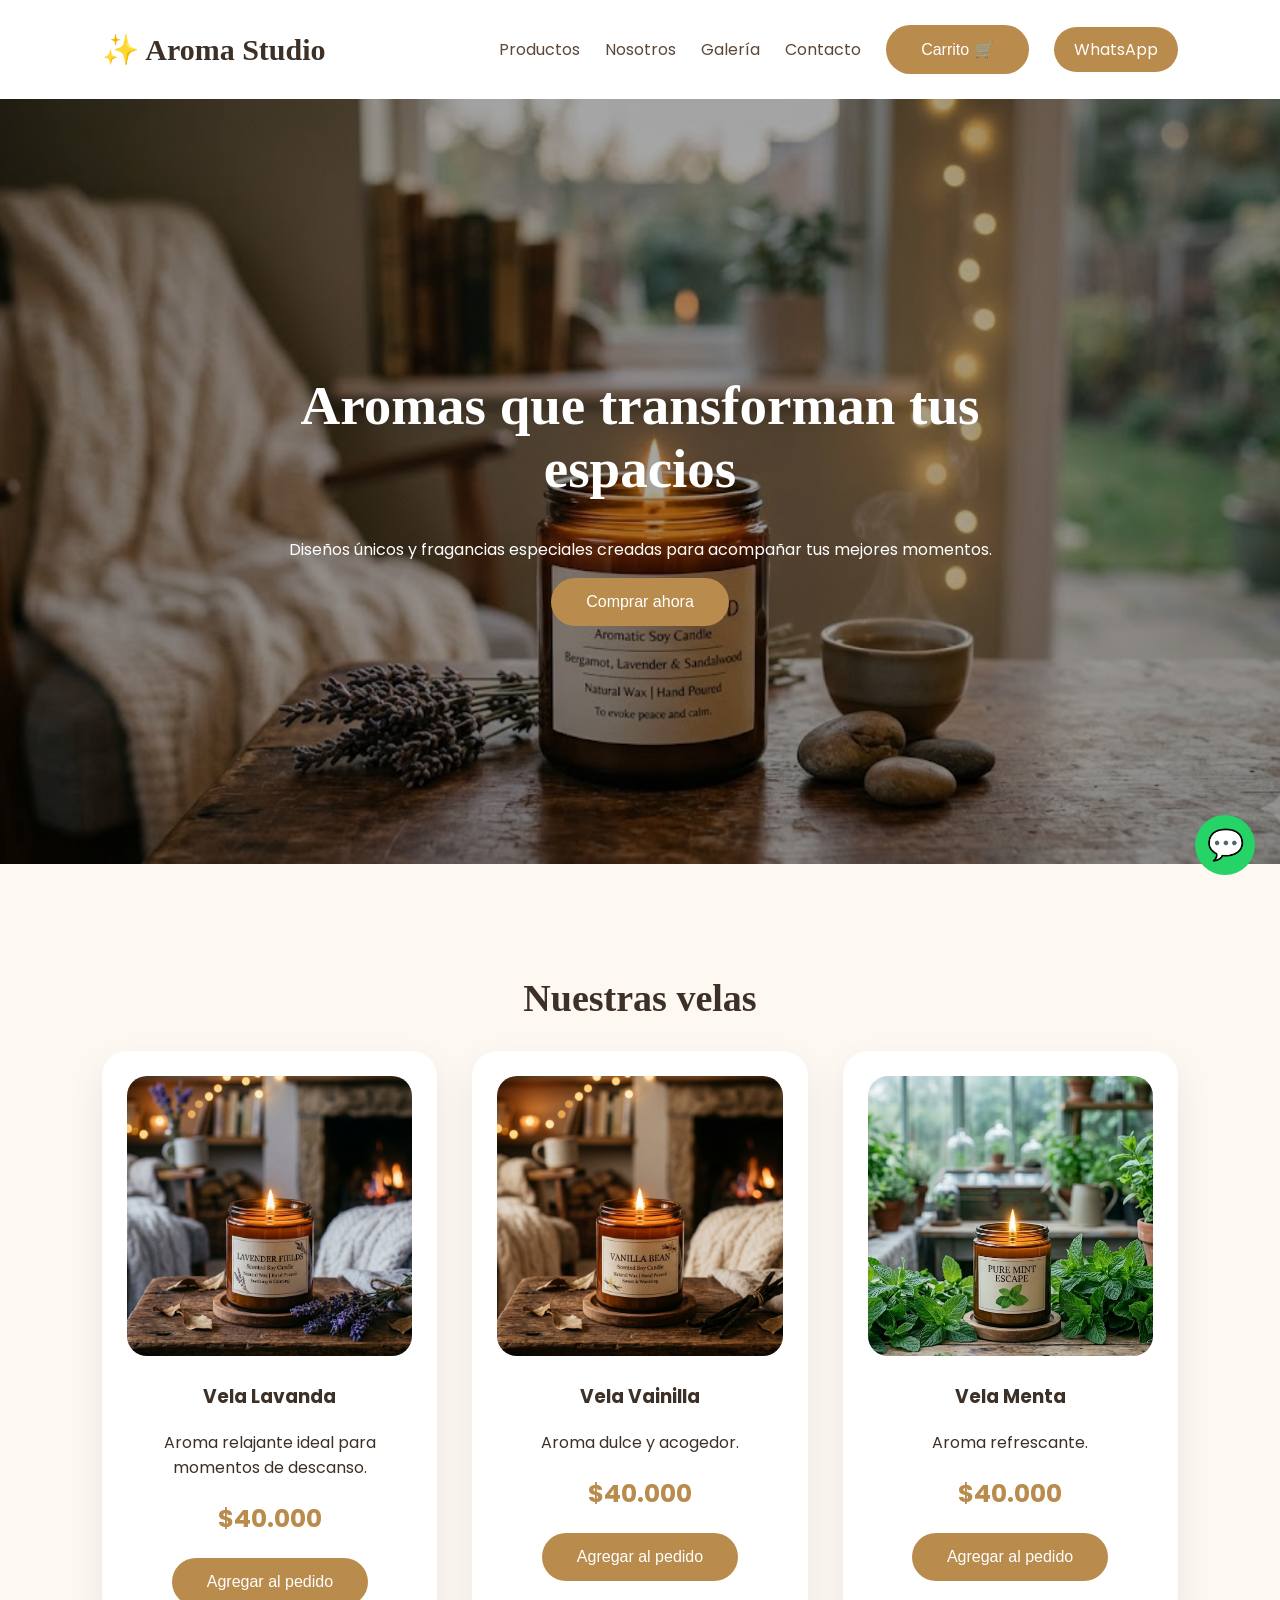
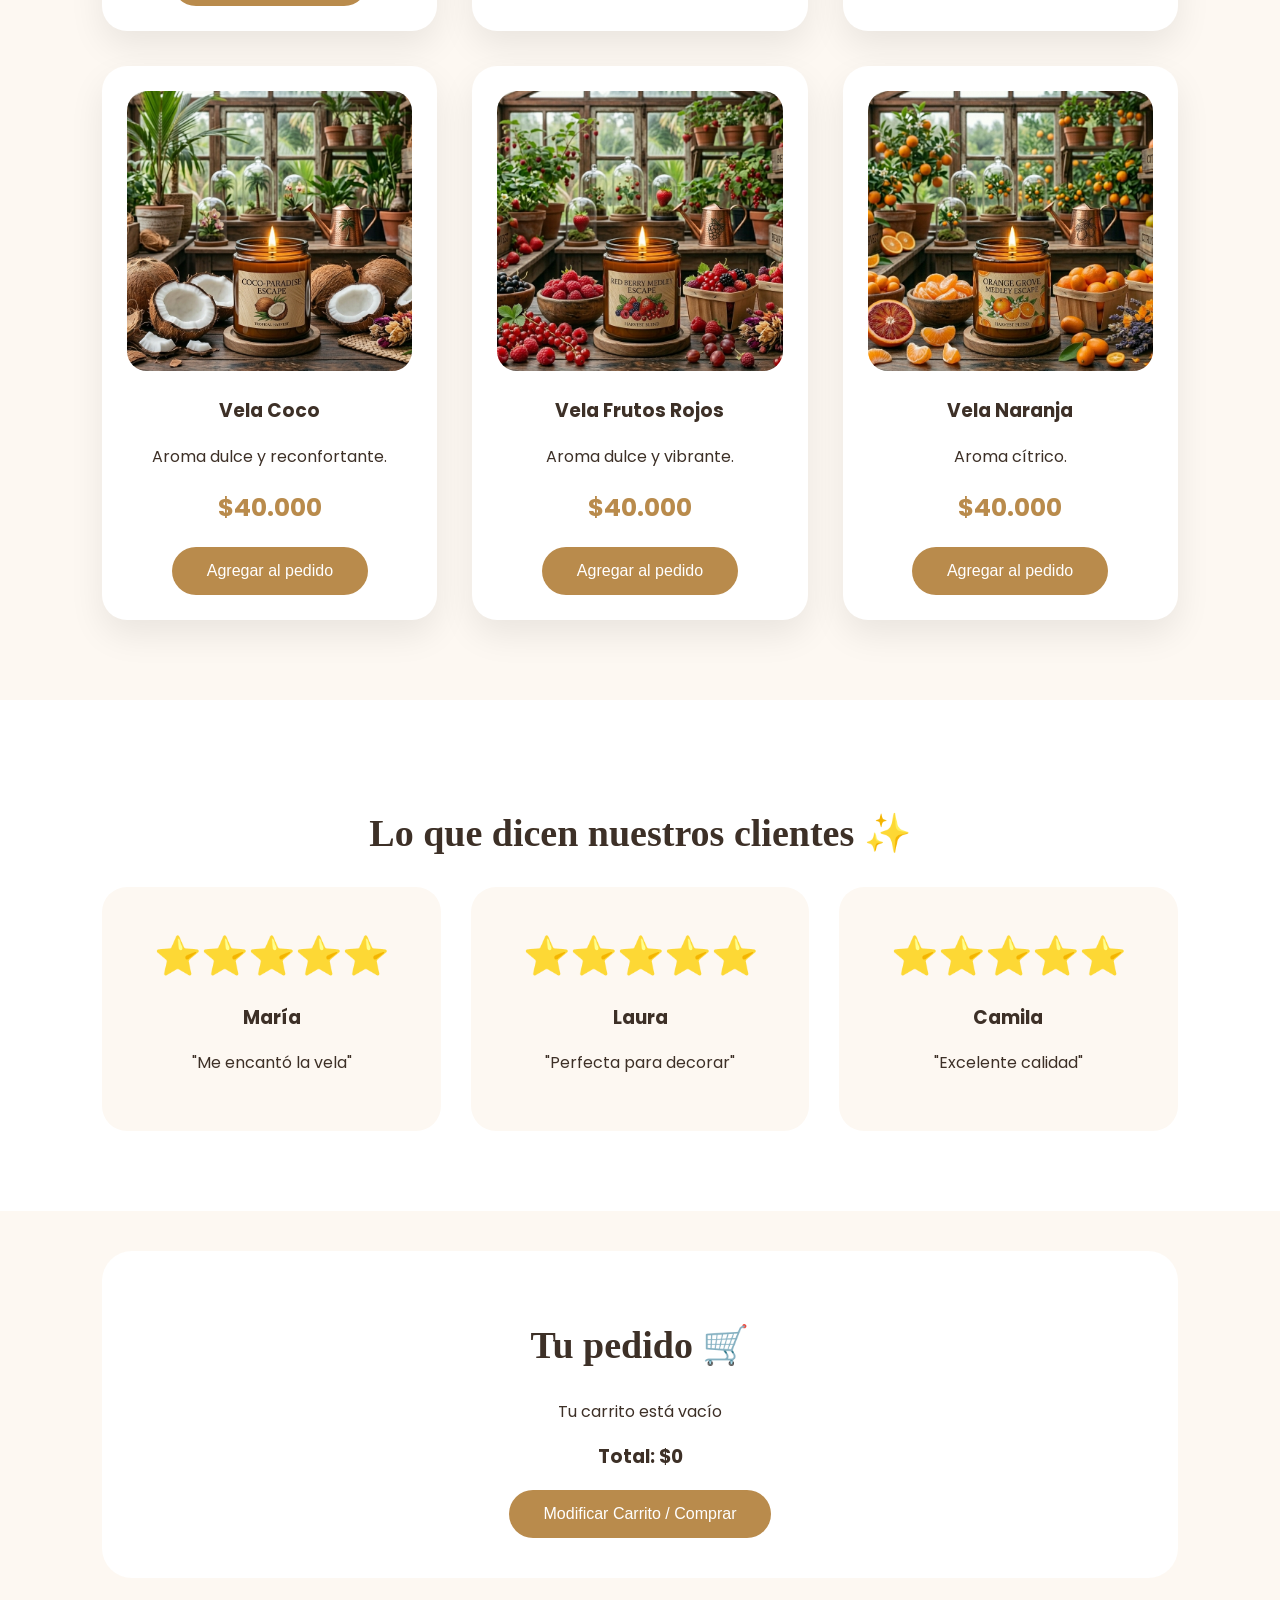
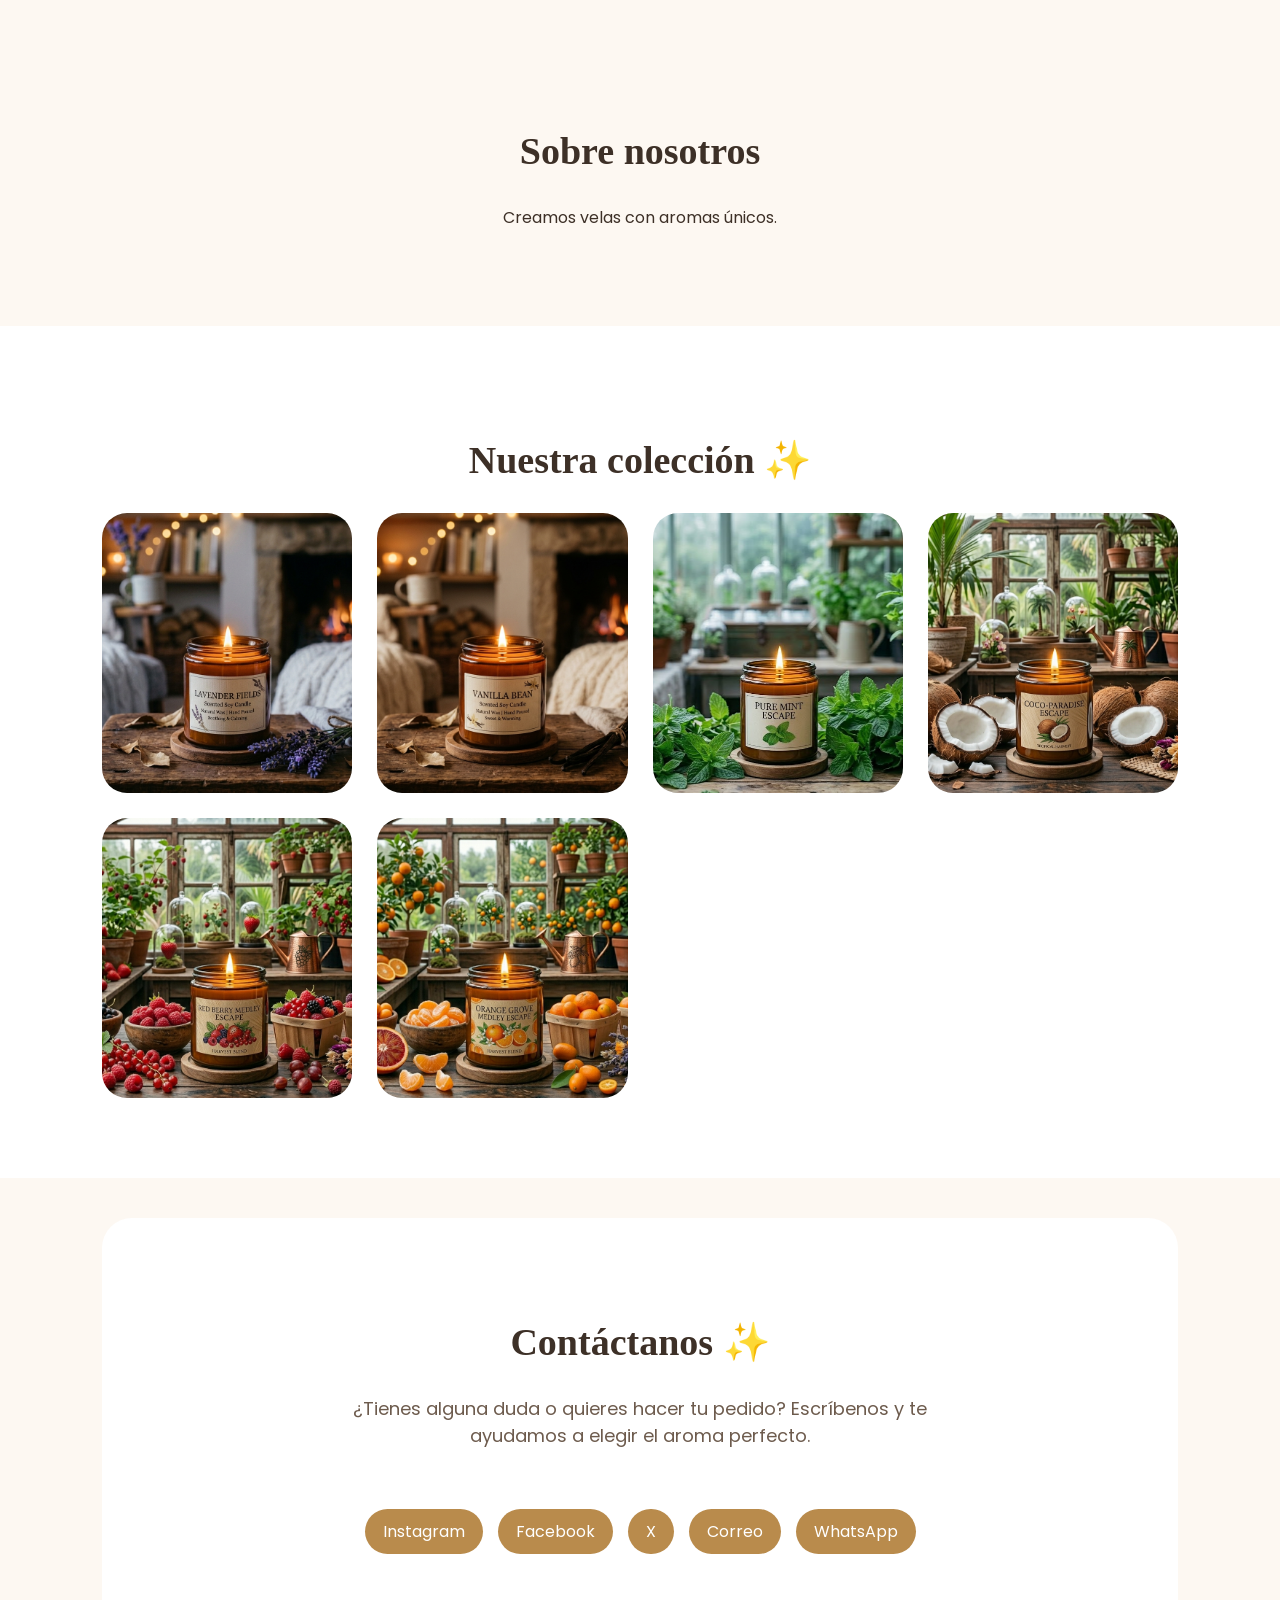
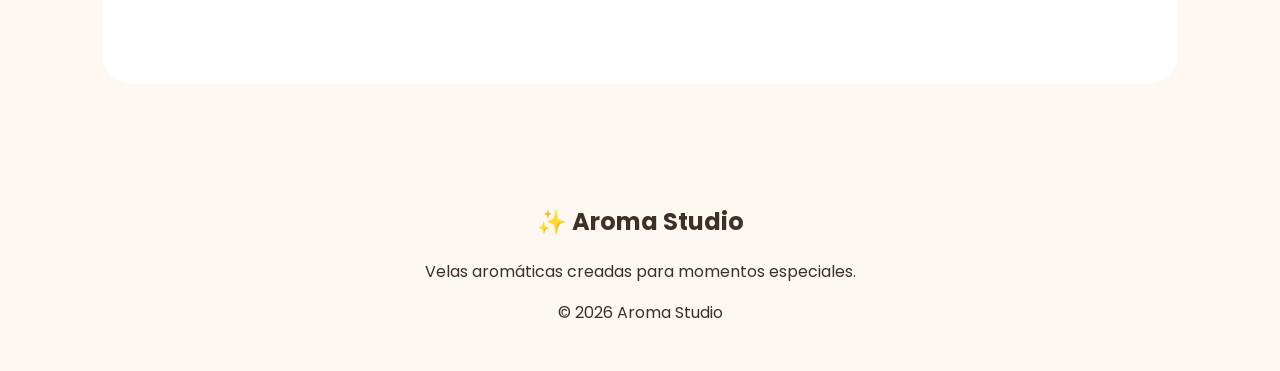
<file: index.html>
<!DOCTYPE html>
<html lang="es">

<head>

    <meta charset="UTF-8">
    <meta name="viewport" content="width=device-width, initial-scale=1.0">

    <title>Aroma Studio</title>

    <link rel="stylesheet" href="style.css">



    <link href="https://fonts.googleapis.com/css2?family=Poppins&family=Playfair+Display:wght@600&display=swap"
        rel="stylesheet">

    <link href="https://unpkg.com/aos@2.3.1/dist/aos.css" rel="stylesheet">


</head>


<body>


    <header>


        <nav>


            <h2>
                ✨ Aroma Studio
            </h2>


            <div class="menu">

                <a href="#productos">Productos</a>

                <a href="#nosotros">Nosotros</a>

                <a href="#coleccion">Galería</a>

                <a href="#contacto">Contacto</a>



                <a href="carrito.html">

                    <button>

                        Carrito 🛒

                    </button>

                </a>



                <a class="btn-nav" href="https://wa.me/573000000000">

                    WhatsApp

                </a>


            </div>


        </nav>




        <div class="hero">


            <div class="hero-contenido">


                <h1>

                    Aromas que transforman tus espacios

                </h1>


                <p>

                    Diseños únicos y fragancias especiales creadas para acompañar tus mejores momentos.

                </p>


                <button onclick="location.href='#productos'">

                    Comprar ahora

                </button>


            </div>


        </div>


    </header>





    <section id="productos">


        <h2>Nuestras velas</h2>



        <div class="productos">





            <div class="card">


                <img src="img/vela1.png">


                <h3>Vela Lavanda</h3>


                <p>Aroma relajante ideal para momentos de descanso.</p>


                <div class="precio">

                    $40.000

                </div>



                <button onclick="agregar('Vela Lavanda',40000,this)">

                    Agregar al pedido

                </button>


            </div>





            <div class="card">


                <img src="img/vela2.png">


                <h3>Vela Vainilla</h3>


                <p>Aroma dulce y acogedor.</p>


                <div class="precio">

                    $40.000

                </div>



                <button onclick="agregar('Vela Vainilla',40000,this)">

                    Agregar al pedido

                </button>


            </div>







            <div class="card">


                <img src="img/vela3.jpg">


                <h3>Vela Menta</h3>


                <p>Aroma refrescante.</p>


                <div class="precio">

                    $40.000

                </div>



                <button onclick="agregar('Vela Menta',40000,this)">

                    Agregar al pedido

                </button>


            </div>






            <div class="card">


                <img src="img/vela4.png">


                <h3>Vela Coco</h3>


                <p>Aroma dulce y reconfortante.</p>


                <div class="precio">

                    $40.000

                </div>



                <button onclick="agregar('Vela Coco',40000,this)">

                    Agregar al pedido

                </button>


            </div>







            <div class="card">


                <img src="img/vela5.png">


                <h3>Vela Frutos Rojos</h3>


                <p>Aroma dulce y vibrante.</p>


                <div class="precio">

                    $40.000

                </div>



                <button onclick="agregar('Vela Frutos Rojos',40000,this)">

                    Agregar al pedido

                </button>


            </div>







            <div class="card">


                <img src="img/vela6.png">


                <h3>Vela Naranja</h3>


                <p>Aroma cítrico.</p>


                <div class="precio">

                    $40.000

                </div>



                <button onclick="agregar('Vela Naranja',40000,this)">

                    Agregar al pedido

                </button>


            </div>




        </div>


    </section>







    <section class="beneficios">


        <h2>

            Lo que dicen nuestros clientes ✨

        </h2>


        <div class="beneficios-contenedor">


            <div class="beneficio">

                <div class="icono">

                    ⭐⭐⭐⭐⭐

                </div>

                <h3>María</h3>

                <p>

                    "Me encantó la vela"

                </p>

            </div>




            <div class="beneficio">

                <div class="icono">

                    ⭐⭐⭐⭐⭐

                </div>

                <h3>Laura</h3>

                <p>

                    "Perfecta para decorar"

                </p>

            </div>





            <div class="beneficio">

                <div class="icono">

                    ⭐⭐⭐⭐⭐

                </div>

                <h3>Camila</h3>

                <p>

                    "Excelente calidad"

                </p>

            </div>


        </div>


    </section>








    <section id="carrito" class="carrito">


        <h2>

            Tu pedido 🛒

        </h2>


        <div id="lista-carrito">

            <p>

                No tienes productos todavía

            </p>

        </div>



        <h3 id="total">

            Total: $0

        </h3>


        <a href="carrito.html">

            <button>

                Modificar Carrito / Comprar

            </button>

        </a>


    </section>






    <section id="nosotros">


        <h2>

            Sobre nosotros

        </h2>


        <p>

            Creamos velas con aromas únicos.

        </p>


    </section>






    <section id="coleccion" class="galeria">


        <h2>

            Nuestra colección ✨

        </h2>


        <div class="galeria-contenedor">


            <img src="img/vela1.png">

            <img src="img/vela2.png">

            <img src="img/vela3.jpg">

            <img src="img/vela4.png">

            <img src="img/vela5.png">

            <img src="img/vela6.png">


        </div>


    </section>







    <section id="contacto" class="contacto">

        <h2>
            Contáctanos ✨
        </h2>

        <p>
            ¿Tienes alguna duda o quieres hacer tu pedido?
            Escríbenos y te ayudamos a elegir el aroma perfecto.
        </p>


        <div class="redes-footer">


            <div class="redes-footer">


                <a href="https://instagram.com/" target="_blank">
                    Instagram
                </a>


                <a href="https://facebook.com/" target="_blank">
                    Facebook
                </a>



                <a href="https://x.com/" target="_blank">
                    X
                </a>



                <a href="mailto:correo@gmail.com">
                    Correo
                </a>



                <a href="https://wa.me/573000000000" target="_blank">
                    WhatsApp
                </a>



            </div>



        </div>


    </section>







    <footer>


        <div class="footer-contenido">


            <h2>

                ✨ Aroma Studio

            </h2>



            <p>

                Velas aromáticas creadas para momentos especiales.

            </p>


        </div>


        <p>

            © 2026 Aroma Studio

        </p>



        </div>


    </footer>






    <a class="whatsapp" href="https://wa.me/573000000000">

        💬

    </a>






    <!-- POPUP AGREGADO -->

    <div id="mensaje-carrito">

        ✔ Agregado al carrito

    </div>





    <script src="https://unpkg.com/aos@2.3.1/dist/aos.js"></script>


    <script>

        AOS.init();

    </script>




    <script src="script.js"></script>



</body>


</html>
</file>
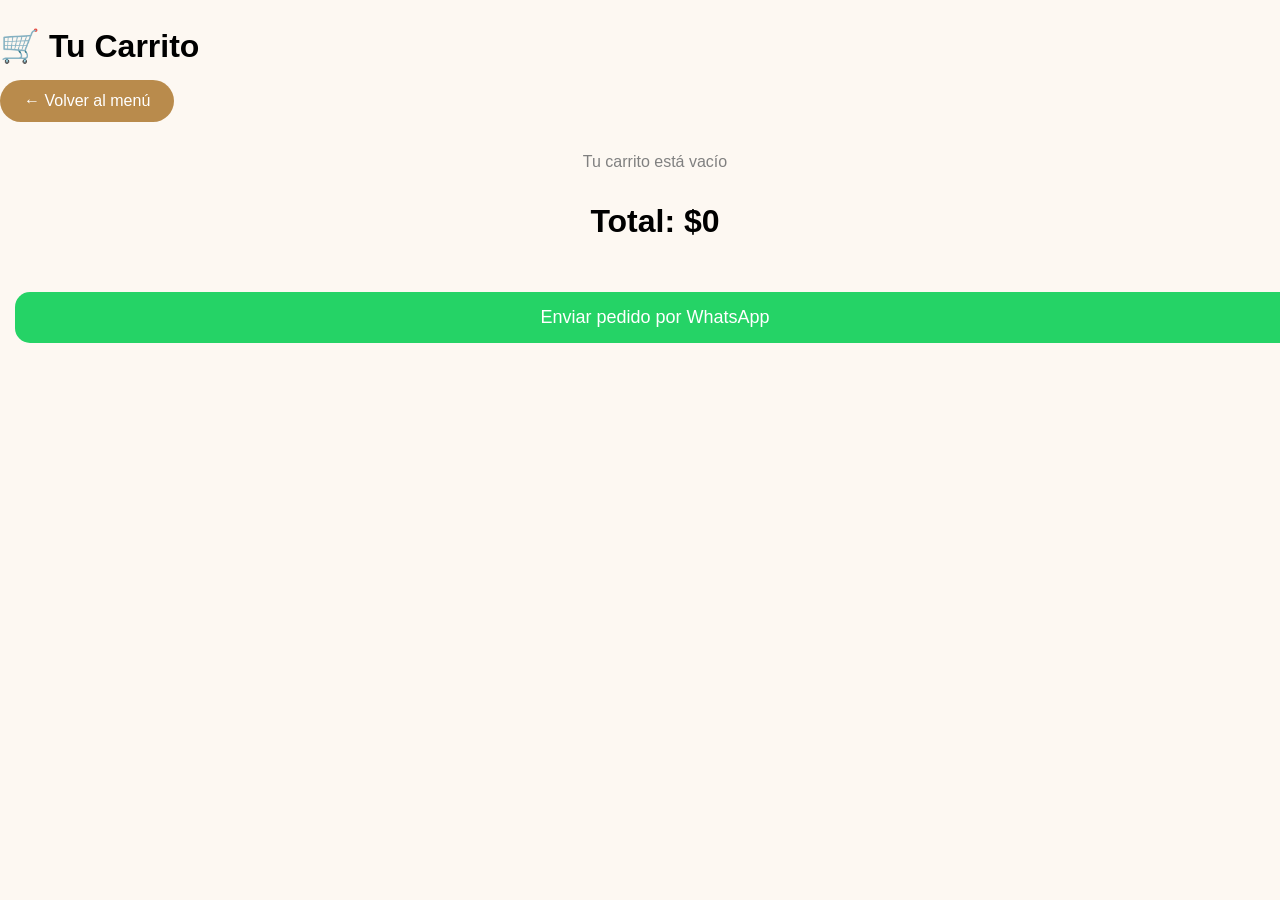
<file: carrito.html>
<!DOCTYPE html>
<html lang="es">

<head>
    <meta charset="UTF-8">
    <meta name="viewport" content="width=device-width, initial-scale=1.0">
    <title>Carrito - Aroma Studio</title>

    <style>
        body {
            font-family: 'Poppins', sans-serif;
            background: #fdf8f2;
            margin: 0;
        }

        header h2 {
            font-size: 32px;
            margin-bottom: 15px;
        }

        .volver-menu {
            display: inline-block;
            background: #b98b4c;
            color: white;
            padding: 12px 24px;
            border-radius: 25px;
            text-decoration: none;
            font-size: 16px;
        }

        .carrito {
            width: 100%;
            max-width: 100%;
            padding: 15px;
        }

        .cart-item {
            width: 100%;
            padding: 25px;
            margin-bottom: 20px;
        }

        .cart-item h4 {
            font-size: 22px;
            margin: 0 0 10px;
        }

        .cart-item p {
            font-size: 18px;
        }

        .controls button {
            width: 50px;
            height: 50px;
            font-size: 22px;
        }

        #total {
            text-align: center;
            font-size: 32px;
        }

        button.whatsapp {
            width: 100%;
            margin-top: 20px;
            padding: 15px;
            background: #25D366;
            color: white;
            border: none;
            border-radius: 15px;
            font-size: 18px;
            cursor: pointer;
        }

        .empty {
            text-align: center;
            color: gray;
        }

        @keyframes fadeIn {
            from {
                opacity: 0;
                transform: translateY(10px);
            }

            to {
                opacity: 1;
                transform: translateY(0);
            }
        }
    </style>

</head>

<body>

    <header>
        <h2>🛒 Tu Carrito</h2>

        <a href="index.html" class="volver-menu">
            ← Volver al menú
        </a>
    </header>

    <section class="carrito">

        <div id="lista-carrito"></div>

        <h3 id="total">Total: $0</h3>

        <button class="whatsapp" onclick="enviarWhatsApp()">
            Enviar pedido por WhatsApp
        </button>

    </section>

    <script>

        let carrito = JSON.parse(localStorage.getItem("carrito")) || [];

        // 🔥 FUNCIÓN PARA PUNTOS DE MILES
        function formatearPrecio(valor) {
            return new Intl.NumberFormat('es-CO').format(valor);
        }

        function cambiarCantidad(nombre, cambio) {

            let item = carrito.find(i => i.nombre === nombre);

            if (!item) return;

            item.cantidad += cambio;

            if (item.cantidad <= 0) {
                carrito = carrito.filter(i => i.nombre !== nombre);
            }

            localStorage.setItem("carrito", JSON.stringify(carrito));
            actualizarCarrito();
        }

        function eliminarProducto(nombre) {

            carrito = carrito.filter(i => i.nombre !== nombre);

            localStorage.setItem("carrito", JSON.stringify(carrito));
            actualizarCarrito();
        }

        function actualizarCarrito() {

            let lista = document.getElementById("lista-carrito");
            let total = document.getElementById("total");

            lista.innerHTML = "";

            let suma = 0;

            if (carrito.length === 0) {
                lista.innerHTML = "<p class='empty'>Tu carrito está vacío</p>";
            }

            carrito.forEach(item => {

                let subtotal = item.precio * item.cantidad;
                suma += subtotal;

                let div = document.createElement("div");
                div.className = "cart-item";

                div.innerHTML = `
            <div>
                <h4>${item.nombre}</h4>
                <p>$${formatearPrecio(item.precio)} x ${item.cantidad} = <b>$${formatearPrecio(subtotal)}</b></p>
            </div>

            <div class="controls">
                <button onclick="cambiarCantidad('${item.nombre}', -1)">-</button>
                <button onclick="cambiarCantidad('${item.nombre}', 1)">+</button>
                <button class="delete" onclick="eliminarProducto('${item.nombre}')">🗑</button>
            </div>
        `;

                lista.appendChild(div);
            });

            total.innerText = "Total: $" + formatearPrecio(suma);
        }

        function enviarWhatsApp() {

            if (carrito.length === 0) {
                alert("Carrito vacío");
                return;
            }

            let mensaje = "Hola, deseo hacer un pedido:%0A%0A";
            let total = 0;

            carrito.forEach(item => {

                let subtotal = item.precio * item.cantidad;
                mensaje += `• ${item.nombre} x${item.cantidad} = $${formatearPrecio(subtotal)}%0A`;

                total += subtotal;
            });

            mensaje += `%0A Total: $${formatearPrecio(total)}`;

            window.open(`https://wa.me/573116082946?text=${mensaje}`, "_blank");
        }

        actualizarCarrito();

    </script>

</body>

</html>
</file>
<file: style.css>
* {
    box-sizing: border-box;
}

html {
    scroll-behavior: smooth;
    width: 100%;
}

body {
    margin: 0;
    font-family: 'Poppins', sans-serif;
    background: #fdf8f2;
    color: #3d3027;
    width: 100%;
    max-width: 100%;
    overflow-x: hidden;
}

/* NAV */

nav {
    display: flex;
    justify-content: space-between;
    align-items: center;
    padding: 25px 8%;
    background: white;
}

nav h2 {
    font-family: Georgia, serif;
    font-size: 30px;
    margin: 0;
}

.menu {
    display: flex;
    align-items: center;
    gap: 25px;
}

nav a {
    text-decoration: none;
    color: #5c4738;
}

.btn-nav {
    background: #b98b4c;
    color: white !important;
    padding: 10px 20px;
    border-radius: 25px;
}

/* HERO */

.hero {
    height: 85vh;
    display: flex;
    justify-content: center;
    align-items: center;
    text-align: center;
    background:
        linear-gradient(rgba(0, 0, 0, .35),
            rgba(0, 0, 0, .35)),
        url("img/banner.jpg");
    background-size: cover;
    background-position: center;
    color: white;
}

.hero-contenido {
    max-width: 800px;
}

.hero h1 {
    font-size: 55px;
    font-family: Georgia, serif;
}

/* BOTONES */

button {
    background: #b98b4c;
    color: white;
    border: none;
    padding: 15px 35px;
    border-radius: 30px;
    cursor: pointer;
    font-size: 16px;
    transition: .2s;
    max-width: 100%;
}

button:hover {
    background: #8f6635;
}

button.clicked {
    background: #25D366 !important;
    transform: scale(.9);
}

/* SECCIONES */

section {
    padding: 80px 8%;
    text-align: center;
    max-width: 100%;
}

section h2 {
    font-size: 38px;
    font-family: Georgia, serif;
}

/* PRODUCTOS */

.productos {
    display: grid;
    grid-template-columns: repeat(auto-fit, minmax(250px, 1fr));
    gap: 35px;
    width: 100%;
}

.card {
    background: white;
    padding: 25px;
    border-radius: 25px;
    box-shadow: 0 15px 35px rgba(0, 0, 0, .08);
    transition: .3s;
    width: 100%;
    min-width: 0;
}

.card:hover {
    transform: translateY(-5px);
}

.card img {
    width: 100%;
    height: 280px;
    object-fit: cover;
    border-radius: 20px;
}

.precio {
    font-size: 25px;
    font-weight: bold;
    color: #b98b4c;
    margin: 20px;
}

/* BENEFICIOS */

.beneficios {
    background: white;
}

.beneficios-contenedor {
    display: grid;
    grid-template-columns: repeat(auto-fit, minmax(250px, 1fr));
    gap: 30px;
    width: 100%;
}

.beneficio {
    background: #fdf8f2;
    padding: 40px 25px;
    border-radius: 25px;
    width: 100%;
    min-width: 0;
}

.icono {
    font-size: 38px;
    display: flex;
    justify-content: center;
    flex-wrap: wrap;
    gap: 2px;
    width: 100%;
    overflow: hidden;
}

/* GALERIA */

.galeria {
    background: white;
}

.galeria-contenedor {
    display: grid;
    grid-template-columns: repeat(auto-fit, minmax(220px, 1fr));
    gap: 25px;
}

.galeria img {
    width: 100%;
    height: 280px;
    object-fit: cover;
    border-radius: 25px;
}

/* CARRITO */

.carrito {
    background: white;
    margin: 40px 8%;
    padding: 40px;
    border-radius: 30px;
}

/* CONTACTO */

.contacto {
    background: white;
    border-radius: 30px;
    margin: 40px 8%;
    padding: 70px 40px;
}

.contacto p {
    max-width: 600px;
    margin: 20px auto;
    font-size: 18px;
    color: #6d5b4d;
}

/* BOTON CONTACTO */

.btn-contacto {
    display: inline-block;
    background: #b98b4c;
    color: white;
    padding: 10px 18px;
    border-radius: 25px;
    text-decoration: none;
    margin-top: 30px;
    transition: .3s;
}

.btn-contacto:hover {
    background: #8f6635;
    transform: translateY(-2px);
}

/* POPUP */

#mensaje-carrito {
    position: fixed;
    top: 30px;
    right: 30px;
    background: #b98b4c;
    color: white;
    padding: 15px 25px;
    border-radius: 30px;
    opacity: 0;
    transform: translateY(-30px);
    transition: .3s;
    z-index: 9999;
}

#mensaje-carrito.mostrar {
    opacity: 1;
    transform: translateY(0);
}

/* FOOTER */

footer {
    background: #fdf8f2;
    padding: 60px 20px 30px;
    text-align: center;
}

.footer-contenido {
    max-width: 900px;
    margin: auto;
}

.redes-footer {
    display: flex;
    justify-content: center;
    gap: 15px;
    flex-wrap: wrap;
    margin: 30px;
}

.redes-footer a {
    background: #b98b4c;
    color: white;
    padding: 10px 18px;
    border-radius: 25px;
    text-decoration: none;
    transition: .3s;
}

.redes-footer a:hover {
    background: #8f6635;
    transform: translateY(-2px);
}

/* WHATSAPP */

.whatsapp {
    position: fixed;
    bottom: 25px;
    right: 25px;
    background: #25D366;
    color: white;
    width: 60px;
    height: 60px;
    border-radius: 50%;
    display: flex;
    align-items: center;
    justify-content: center;
    font-size: 30px;
    text-decoration: none;
    z-index: 9999;
}

/* CONTADOR */

#contador {
    display: inline-block;
    transition: .3s;
}

#contador.animate {
    transform: scale(1.6);
    color: #b98b4c;
}

/* IMAGENES */

img {
    max-width: 100%;
    height: auto;
}

/* RESPONSIVE */

@media (max-width:700px) {

    nav {
        flex-direction: column;
        gap: 20px;
        padding: 15px 20px;
        width: 100%;
    }

    nav h2 {
        font-size: 22px;
        text-align: center;
    }

    .menu {
        flex-direction: column;
        width: 100%;
        gap: 10px;
        align-items: center;
    }

    .menu a {
        font-size: 12px;
    }

    .menu button {
        padding: 8px 12px;
        font-size: 12px;
        width: 100%;
    }

    .hero {
        width: 100%;
        height: 90vh;
    }

    .hero h1 {
        font-size: 35px;
        padding: 0 20px;
    }

    .hero p {
        font-size: 14px;
        padding: 0 20px;
    }

    .productos {
        grid-template-columns: 1fr;
        width: 100%;
    }

    .beneficios-contenedor {
        grid-template-columns: 1fr;
    }

    .card {
        width: 100%;
    }

    button {
        width: 100%;
    }

    .carrito {
        margin: 20px;
        padding: 25px;
    }

    .contacto {
        margin: 20px;
        padding: 40px 20px;
    }

    .contacto a {
        display: inline-block;
        background: #b98b4c;
        color: white;
        padding: 12px 25px;
        border-radius: 25px;
        text-decoration: none;
    }
}
</file>
